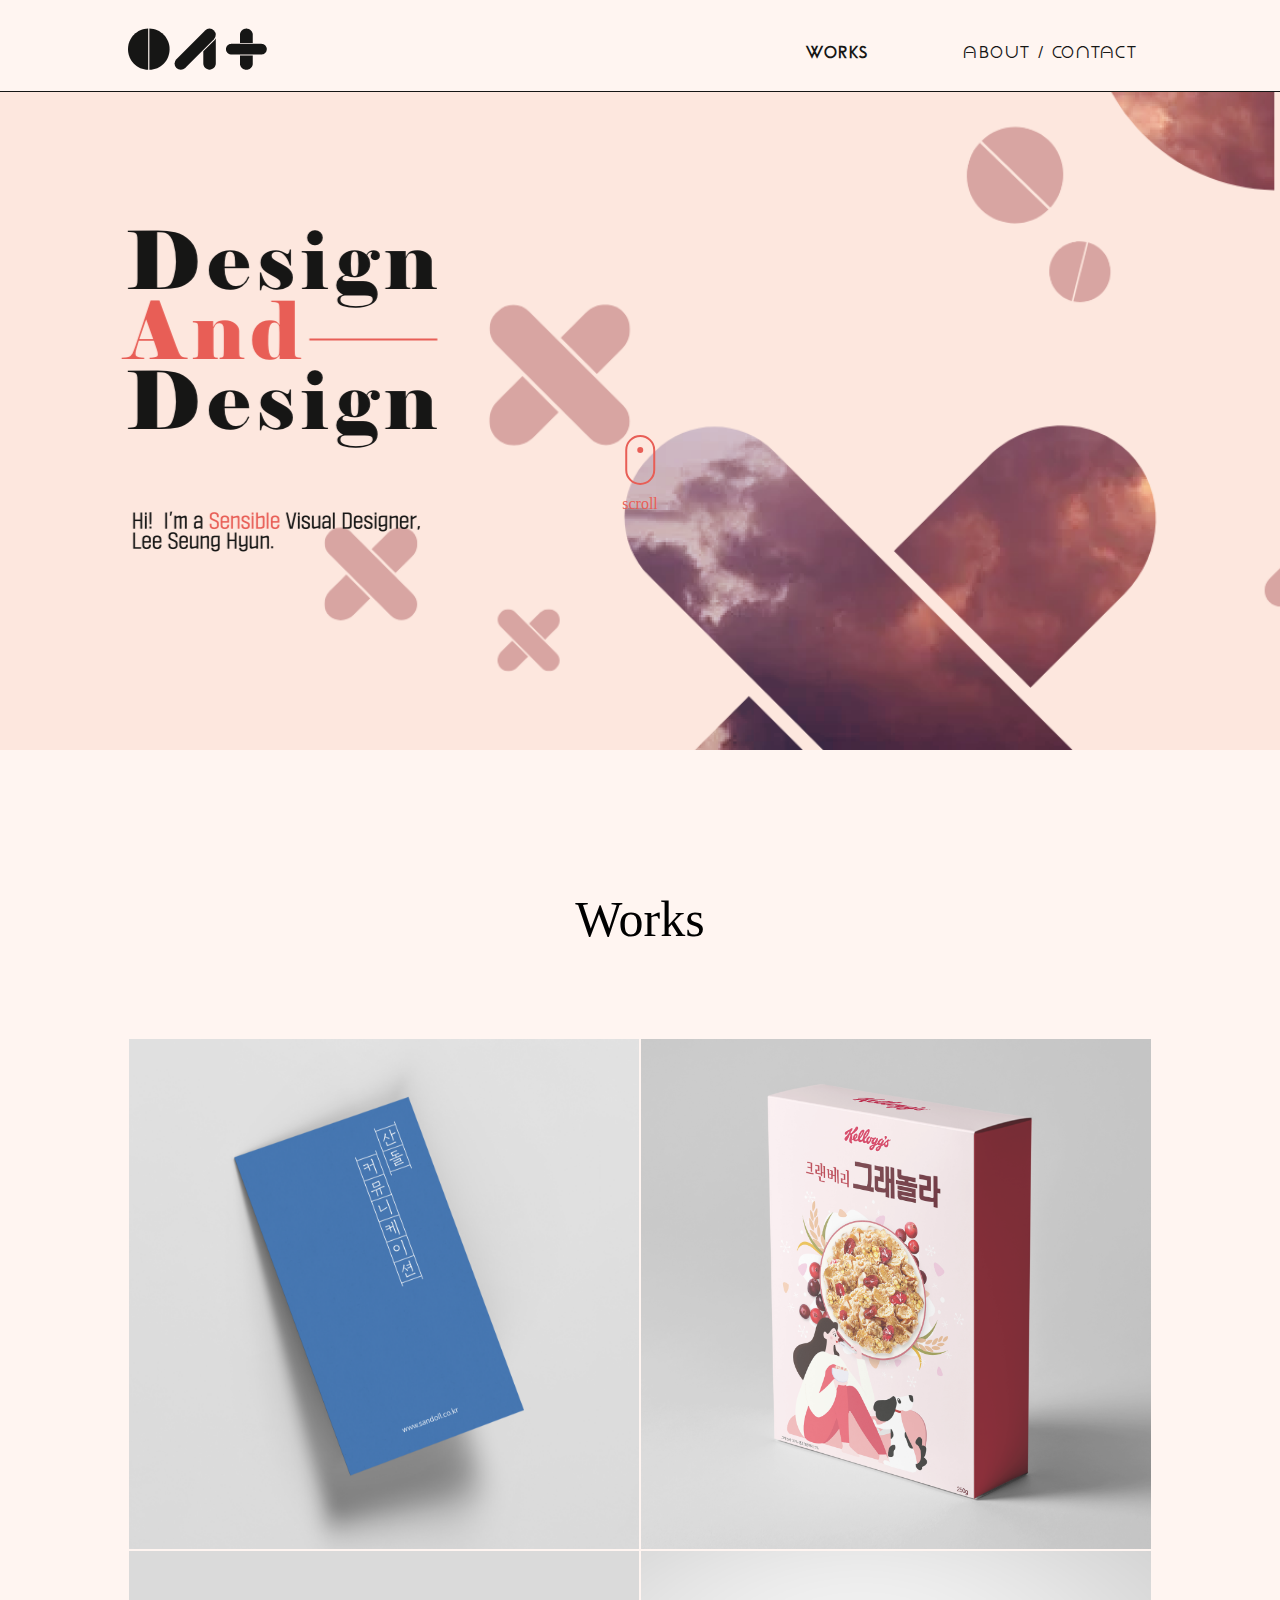
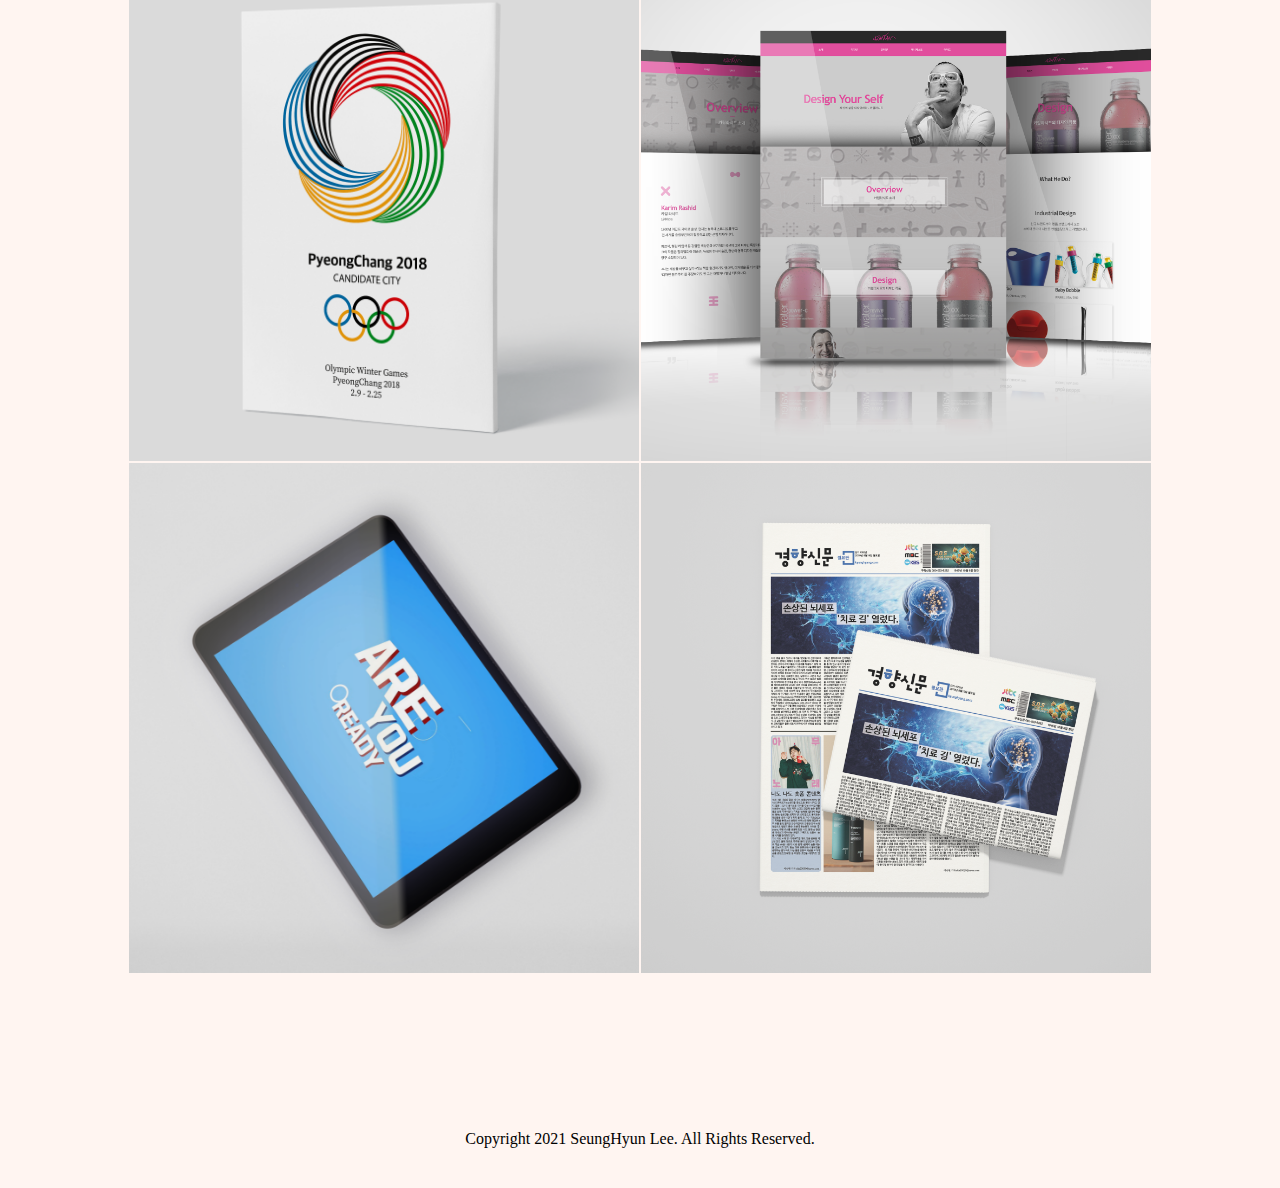
<file: index.html>
<!DOCTYPE html>
<html lang="ko" dir="ltr">
  <head>
    <meta charset="utf-8">
    <title>Seunghyun's Portfolio</title>
    <link rel="stylesheet" href="css/master.css">

<script>
$('a[href^="#"]').on("click",function(e){
e.preventDefault();
var target = $( $(this).attr("href") );

if(target.length){
  $("html, body").animate({ scrollTop: target.offset().top },400,"easeInOutQuad");
}
});
</script>


<link rel="shortcut icon" href="img/favicon.ico" type="image/x-icon">
<link rel="icon" href="img/favicon.ico" type="image/x-icon">


<meta property="og:type" content="website">
<meta property="og:url" content="https://seunghyunlee43.github.io/portfolio/">
<meta property="og:title" content="Seunghyun's Portfolio">
<meta property="og:image" content="https://seunghyunlee43.github.io/portfolio/img/open_img.png">
<meta property="og:description" content="Seunghyun's Portfolio">




  </head>
  <body>

      <header>
          <div class="wrapper">
            <div class="logo">
              <a href="index.html"><img src="img/logo.png" alt="logo"></a>
            </div>

            <nav>
                <ul class="menu">
                    <li><a href="index.html"><b>WORKS</b></a></li>
                    <li><a href="AC.html">ABOUT / CONTACT</a></li>
                </ul>
            </nav>


          </div>

      </header>








      <section>
        <div class="bg bg1">
          <span class="tit1"><img src="img/main_02.png" alt=""></span>

          </div>


          <div id="section9">
              <div class="container">

                <a href="#section1" class="scroll">scroll<span></span></a>
              </div>
            </div>





      </section>



      <div class="contents" id="section1">

        <div class="box1">
          <div class="works_t">
            Works
          </div>
          <ul>
            <li>
              <a href="sub01.html">
                <div class="screen">
                  <div class="bottom">
                    Card
                  </div>
                  <img src="img/con_01.png" alt="1">
                </div>
              </a>
            </li>

            <li>
              <a href="sub02.html">
                <div class="screen">
                  <div class="bottom">
                    Package
                  </div>
                  <img src="img/con_02.png" alt="1">
                </div>
              </a>
            </li>

          </ul>

          <ul>
            <li>
              <a href="sub03.html">
                <div class="screen">
                  <div class="bottom">
                    Poster
                  </div>
                  <img src="img/con_03.png" alt="1">
                </div>
              </a>
            </li>

            <li>
              <a href="sub04.html">
                <div class="screen">
                  <div class="bottom">
                    Web Design
                  </div>
                  <img src="img/con_04.png" alt="1">
                </div>
              </a>
            </li>

          </ul>

          <ul>
            <li>
              <a href="sub05.html">
                <div class="screen">
                  <div class="bottom">
                    Motion Graphic
                  </div>
                  <img src="img/con_05.png" alt="1">
                </div>
              </a>
            </li>

            <li>
              <a href="sub06.html">
                <div class="screen">
                  <div class="bottom">
                    News Paper
                  </div>
                  <img src="img/con_06.png" alt="1">
                </div>
              </a>
            </li>

          </ul>


</div>





      <div class="footer">
          Copyright 2021 SeungHyun Lee. All Rights Reserved.
      </div>







  </body>
</html>
</file>
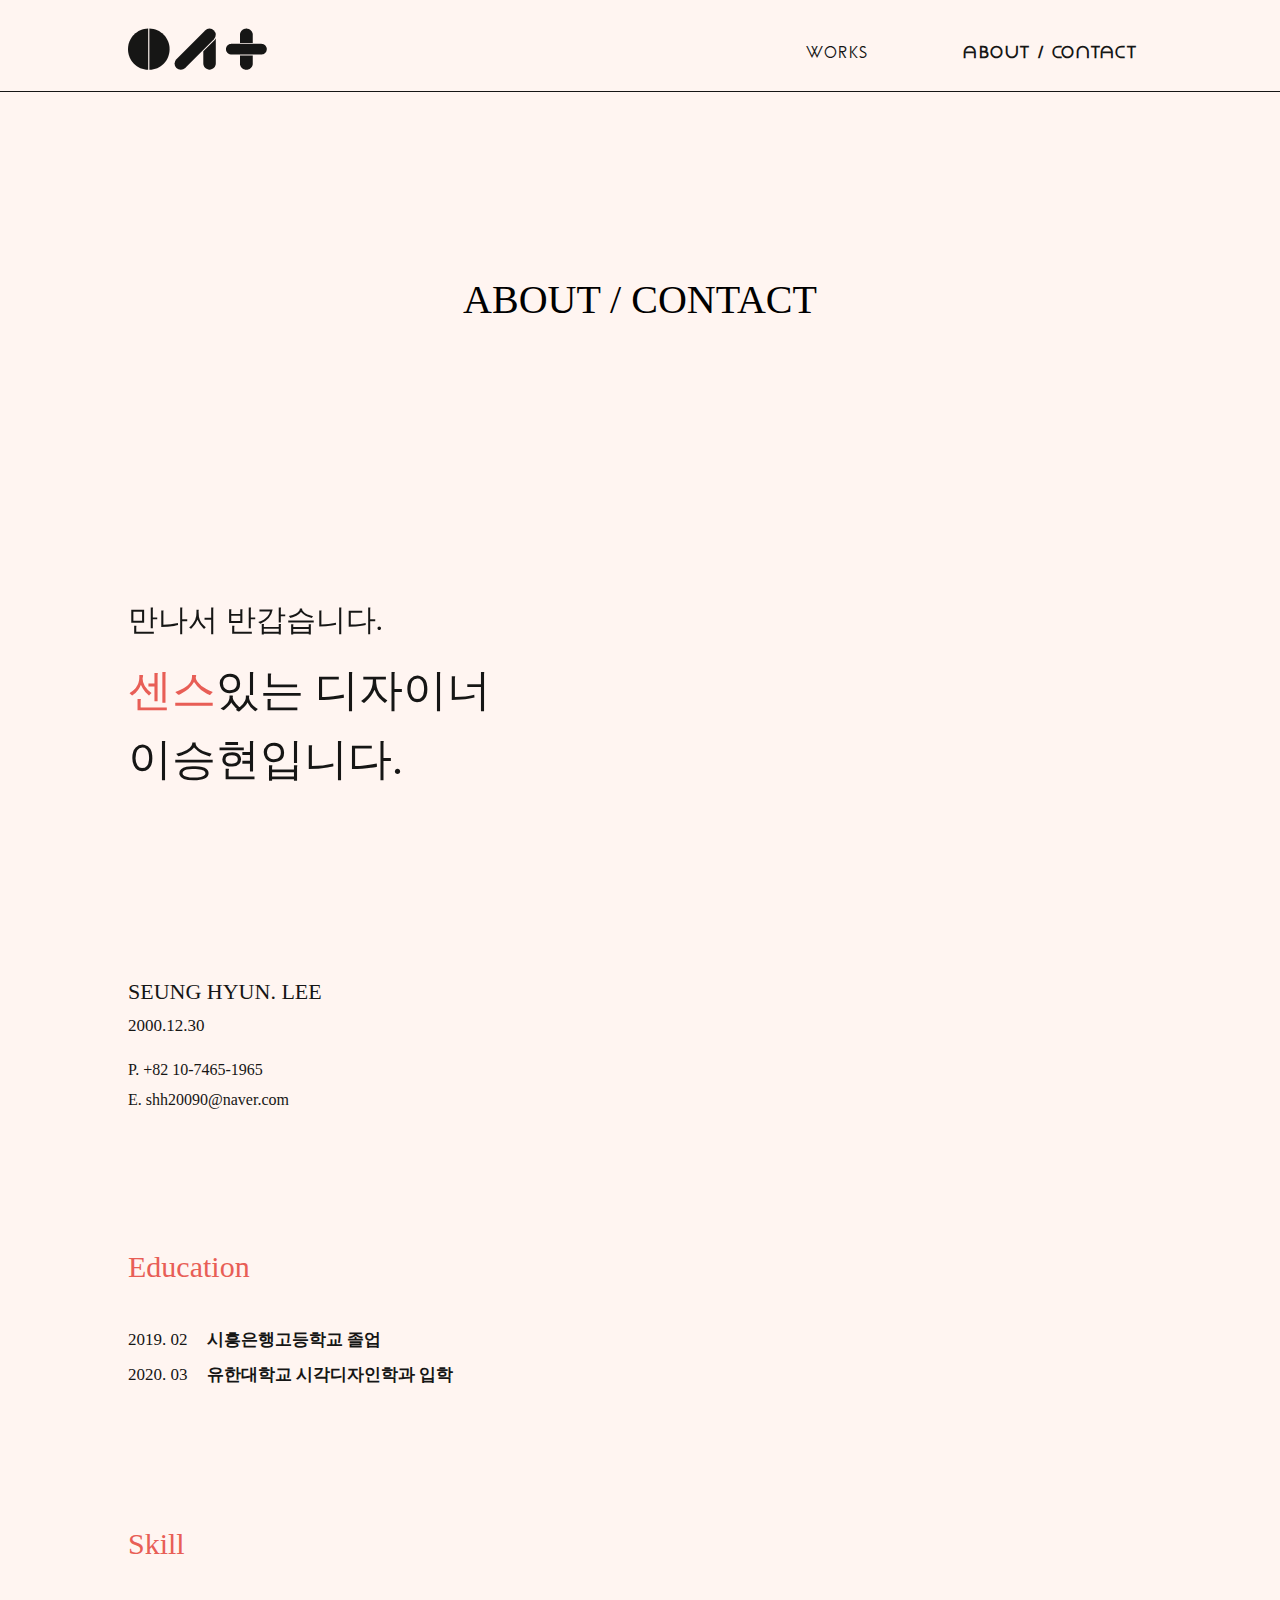
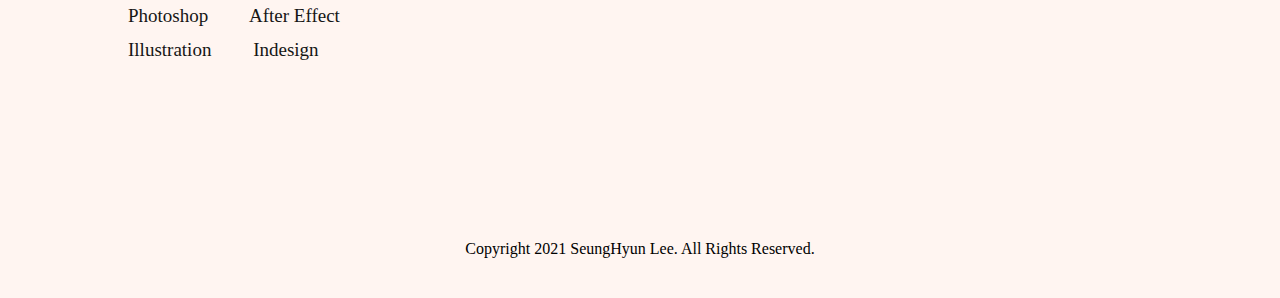
<file: AC.html>
<!DOCTYPE html>
<html lang="ko" dir="ltr">
  <head>
    <meta charset="utf-8">
    <title>Seunghyun's Portfolio</title>
    <link rel="stylesheet" href="css/master.css">
    <link rel="stylesheet" href="https://unpkg.com/aos@next/dist/aos.css" />
    <script src="https://unpkg.com/aos@next/dist/aos.js"></script>
  </head>
  <body>
    <script src="https://unpkg.com/aos@next/dist/aos.js"></script>
    <script>
      AOS.init();
    </script>

      <header>
          <div class="wrapper">
            <div class="logo">
              <a href="index.html"><img src="img/logo.png" alt="logo"></a>
            </div>

            <nav>
                <ul class="menu">
                    <li><a href="index.html">WORKS</a></li>
                    <li><a href="AC.html"><b>ABOUT / CONTACT</b></a></li>
                </ul>
            </nav>


          </div>

      </header>


      <div id="sub_contents_wrap">
          <div id="sub_contents">
              <h1 class="sub_title">ABOUT / CONTACT</h1>
                <div class="contents_ac">
                  <div class="pp_01">
                    <div data-aos="fade-up"  data-aos-duration="2000">
                    <div class="pp1">
                      <p>만나서 반갑습니다.</p>
                    </div>
                    <div class="pp2">
                    <p><h>센스</h>있는 디자이너</p>
                    </div>
                    <div class="pp3">
                    <p>이승현입니다.</p>
                    </div>
                  </div>
                  </div>

                  <div class="pp_02">

                    <div class="pp4">
                      <p>SEUNG HYUN. LEE</p>
                    </div>
                    <div class="pp5">
                    <p>2000.12.30</p>
                    </div>
                    <div class="pp6">
                    <p>P. +82 10-7465-1965</p>
                    </div>
                    <div class="pp7">
                    <p>E. shh20090@naver.com</p>
                    </div>

                  </div>


                  <div class="pp_03">

                    <div class="pp8">
                      <p>Education</p>
                    </div>
                    <div class="pp9">
                    <p><h>2019. 02</h> 시흥은행고등학교 졸업</p>
                    </div>
                    <div class="pp10">
                    <p><h>2020. 03</h> 유한대학교 시각디자인학과 입학</p>
                    </div>

                  </div>


                  <div class="pp_04">

                    <div class="pp11">
                      <p>Skill</p>
                    </div>
                    <div class="pp12">
                    <p><h>Photoshop</h> After Effect</p>
                    </div>
                    <div class="pp13">
                    <p><h>Illustration</h> Indesign</p>
                    </div>

                  </div>





                </div>
          </div>
      </div>



      <div class="footer">
          Copyright 2021 SeungHyun Lee. All Rights Reserved.
      </div>







  </body>
</html>
</file>
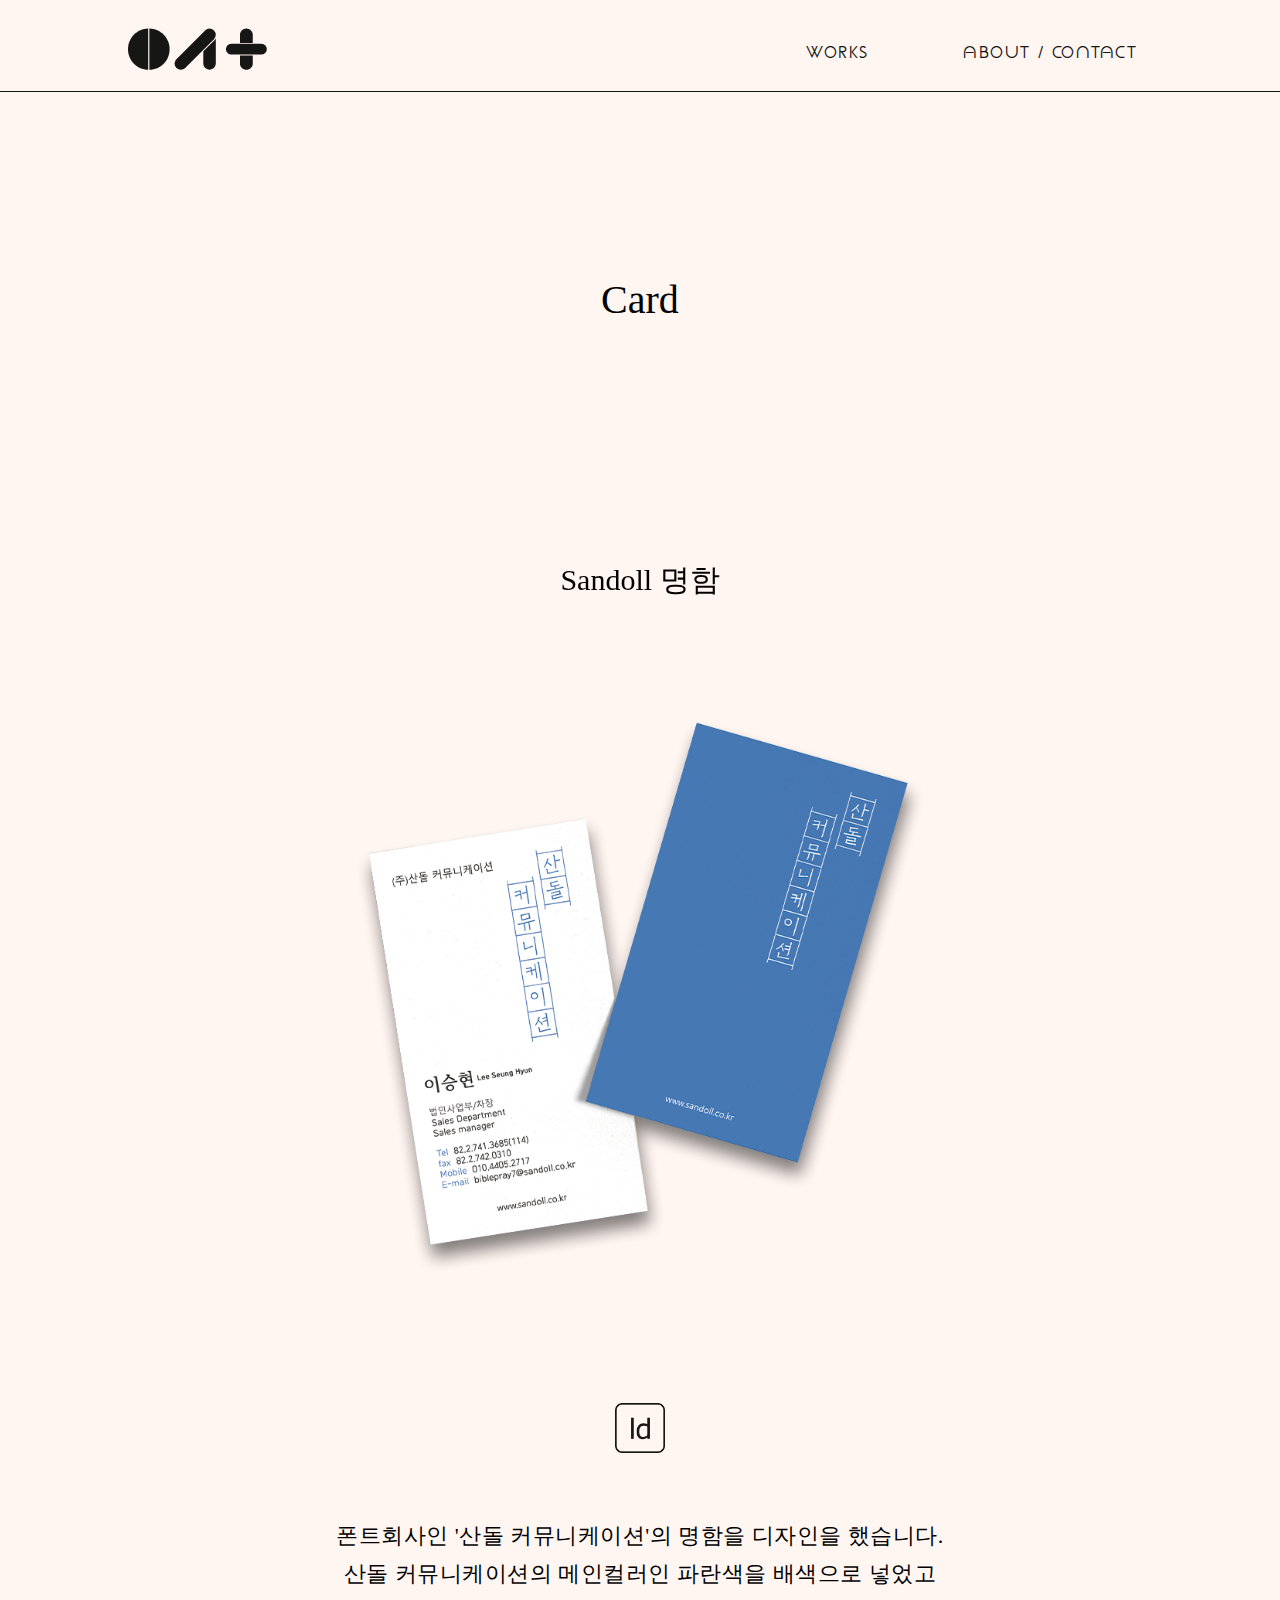
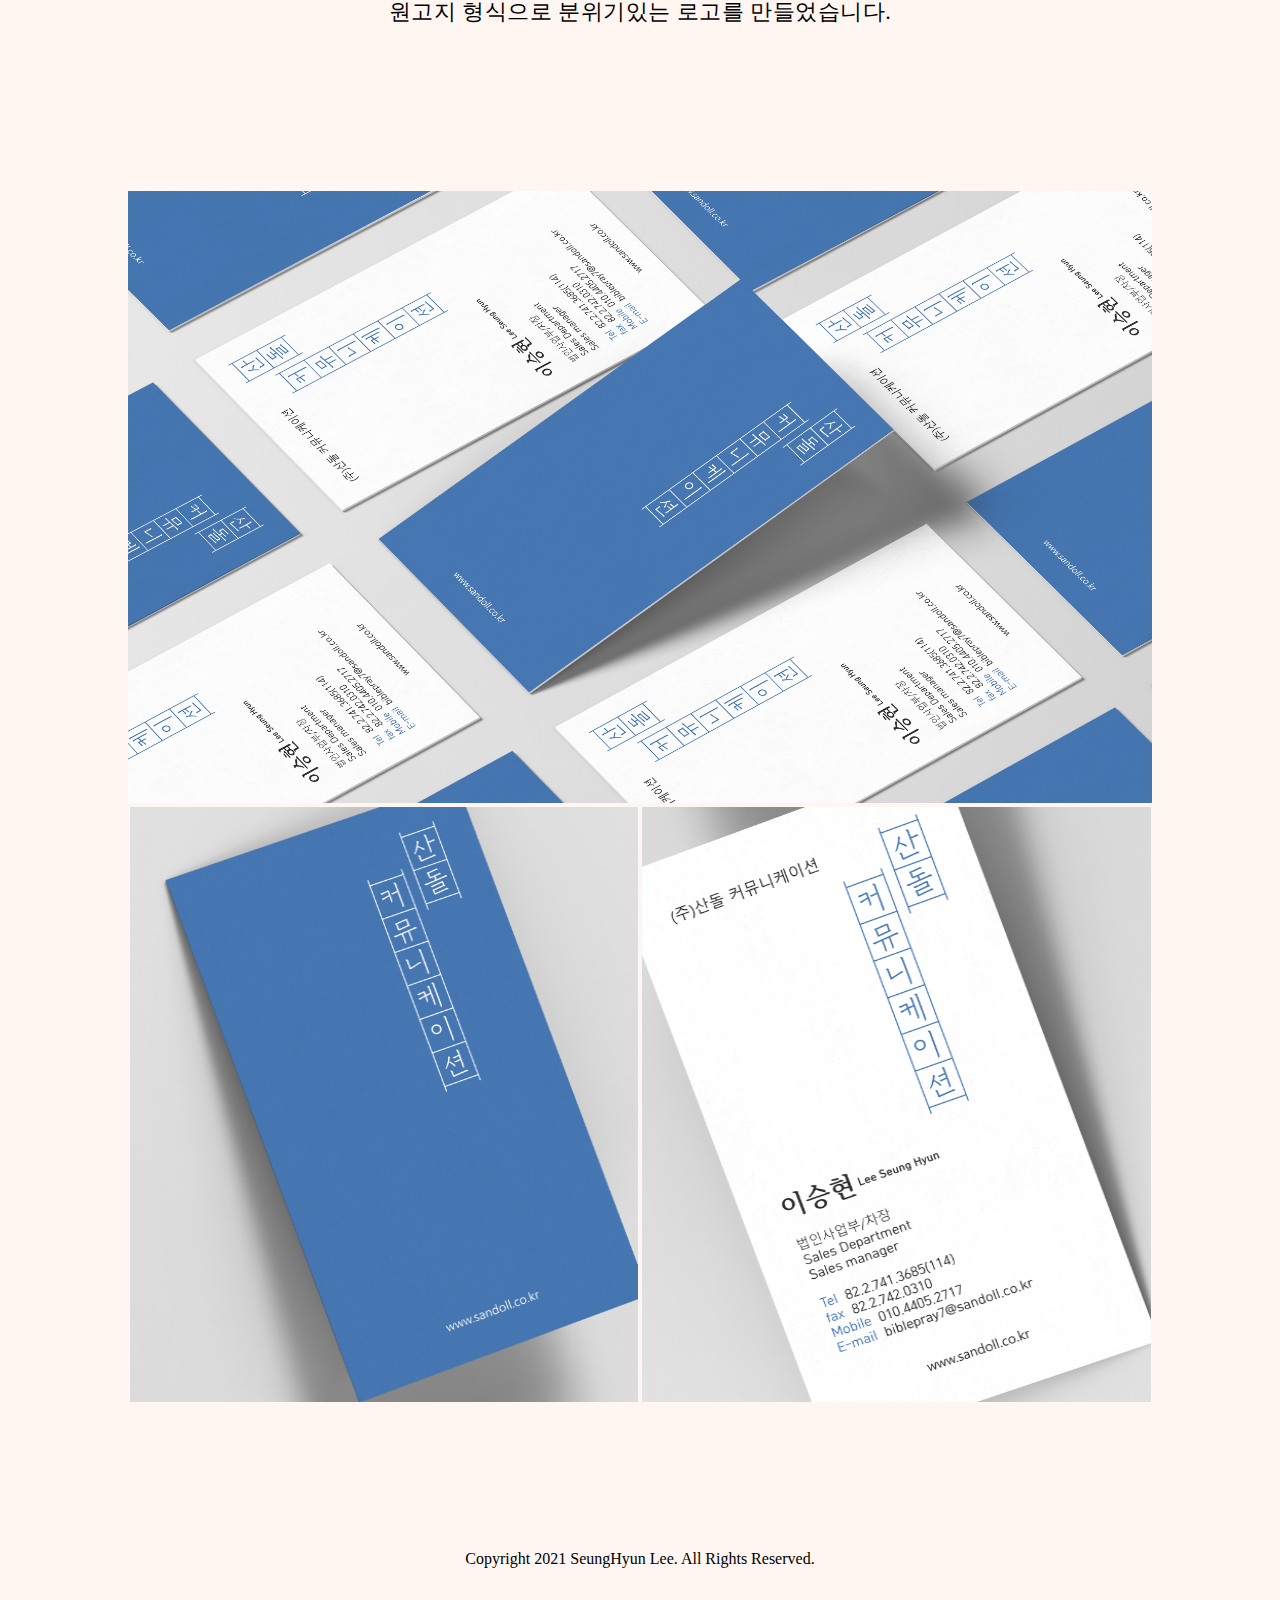
<file: sub01.html>
<!DOCTYPE html>
<html lang="ko" dir="ltr">
  <head>
    <meta charset="utf-8">
    <title>Seunghyun's Portfolio</title>
    <link rel="stylesheet" href="css/master.css">
    <link rel="stylesheet" href="https://unpkg.com/aos@next/dist/aos.css" />
    <script src="https://unpkg.com/aos@next/dist/aos.js"></script>
  </head>
  <body>
    <script src="https://unpkg.com/aos@next/dist/aos.js"></script>
    <script>
      AOS.init();
    </script>


      <header>
          <div class="wrapper">
            <div class="logo">
              <a href="index.html"><img src="img/logo.png" alt="logo"></a>
            </div>

            <nav>
                <ul class="menu">
                    <li><a href="index.html">WORKS</a></li>
                    <li><a href="AC.html">ABOUT / CONTACT</a></li>
                </ul>
            </nav>


          </div>

      </header>


      <div id="sub_contents_wrap">
          <div id="sub_contents">
              <h1 class="sub_title">Card</h1>
              <div class="contents01">
                <div class="top">
                  <div data-aos="fade-up"  data-aos-duration="2000">

                  <p>Sandoll 명함</p>
                  <img src="img/cardtop01.png" alt="cardtop">

                  </div>

                  <div class="icon"><img src="img/iconid.png" width="50px" height="50px" alt="ID"></div>

                  <div class="explain">
                    <p>폰트회사인 '산돌 커뮤니케이션'의 명함을 디자인을 했습니다.<br>산돌 커뮤니케이션의 메인컬러인 파란색을 배색으로 넣었고
                      <br>원고지 형식으로 분위기있는 로고를 만들었습니다.</p>
                  </div>

                  <div class="card_wrap">
                  <img src="img/card01.png" alt="card01">
                  <img src="img/card02.png" alt="card02"width="508.5px" height="595px">
                  <img src="img/card03.png" alt="card03" width="508.5px" height="595px">
                </div>
              </div>

              </div>
          </div>
      </div>



      <div class="footer">
          Copyright 2021 SeungHyun Lee. All Rights Reserved.
      </div>







  </body>
</html>
</file>
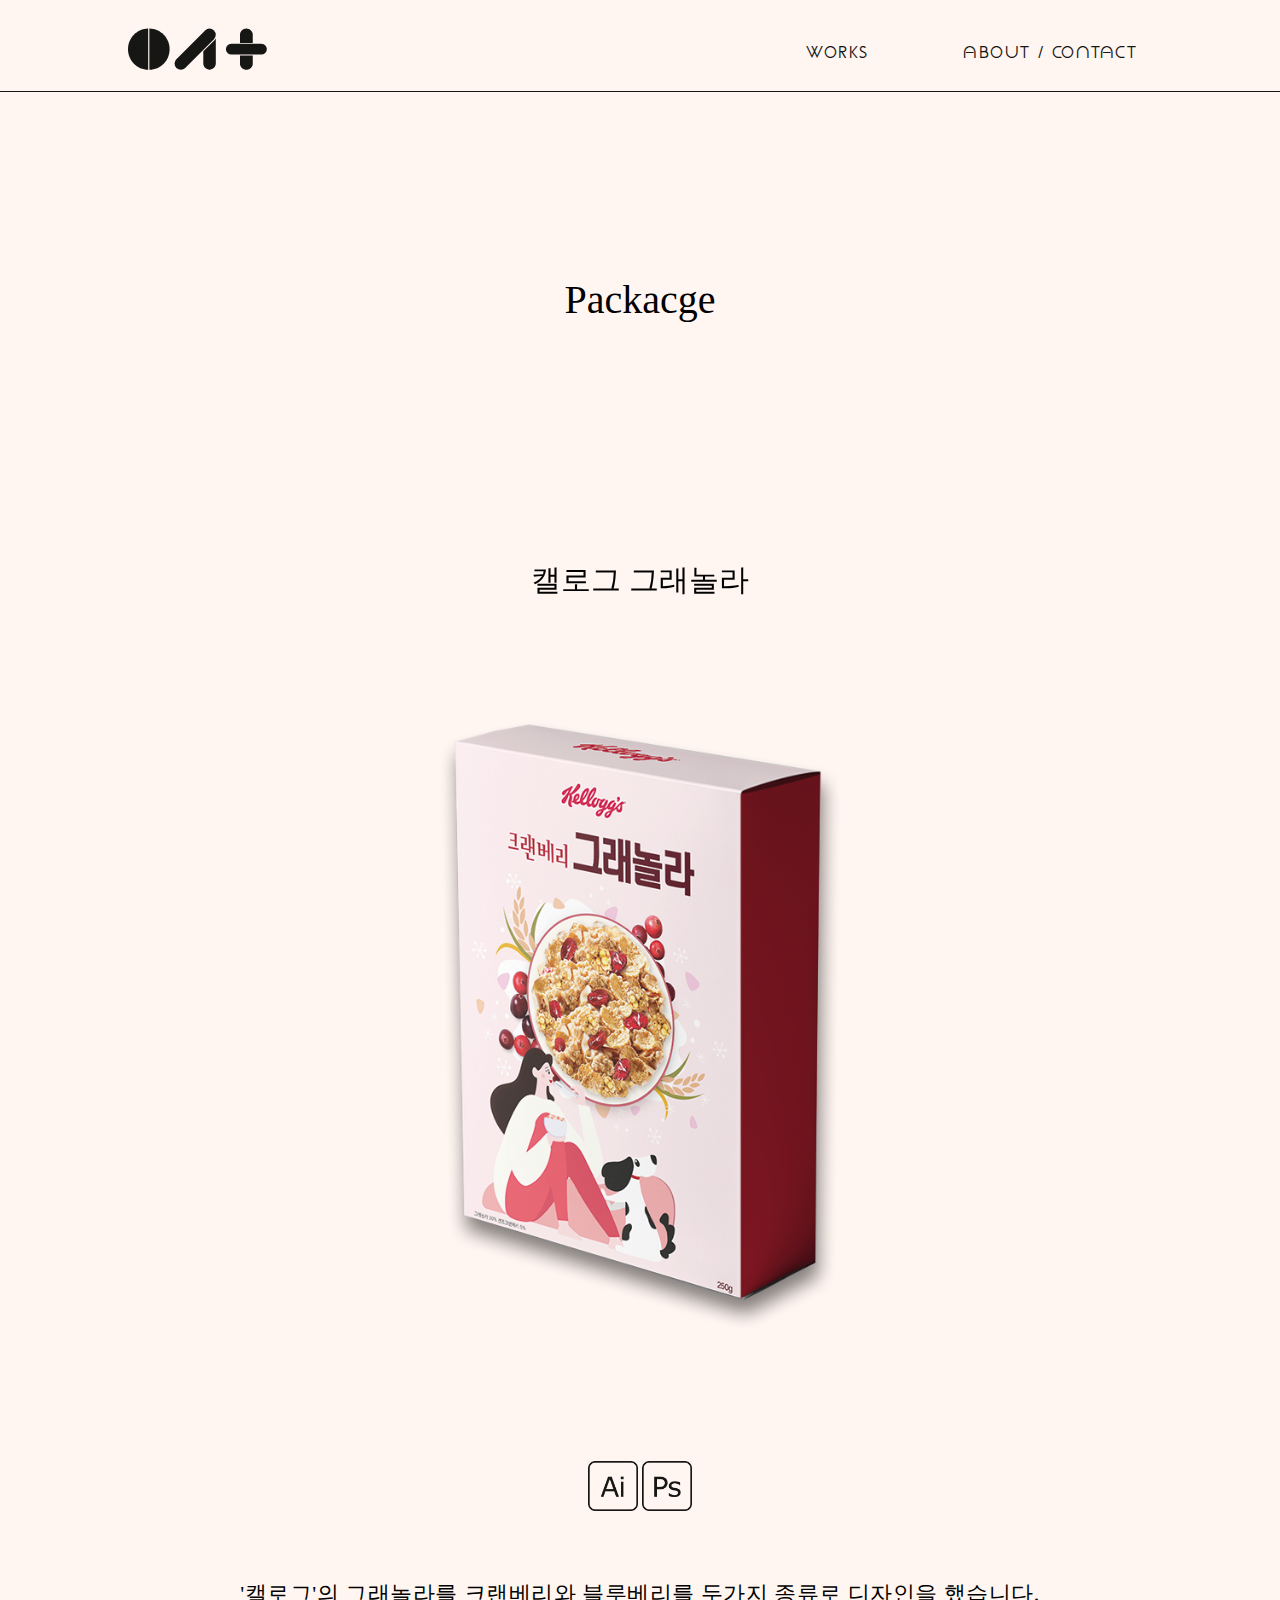
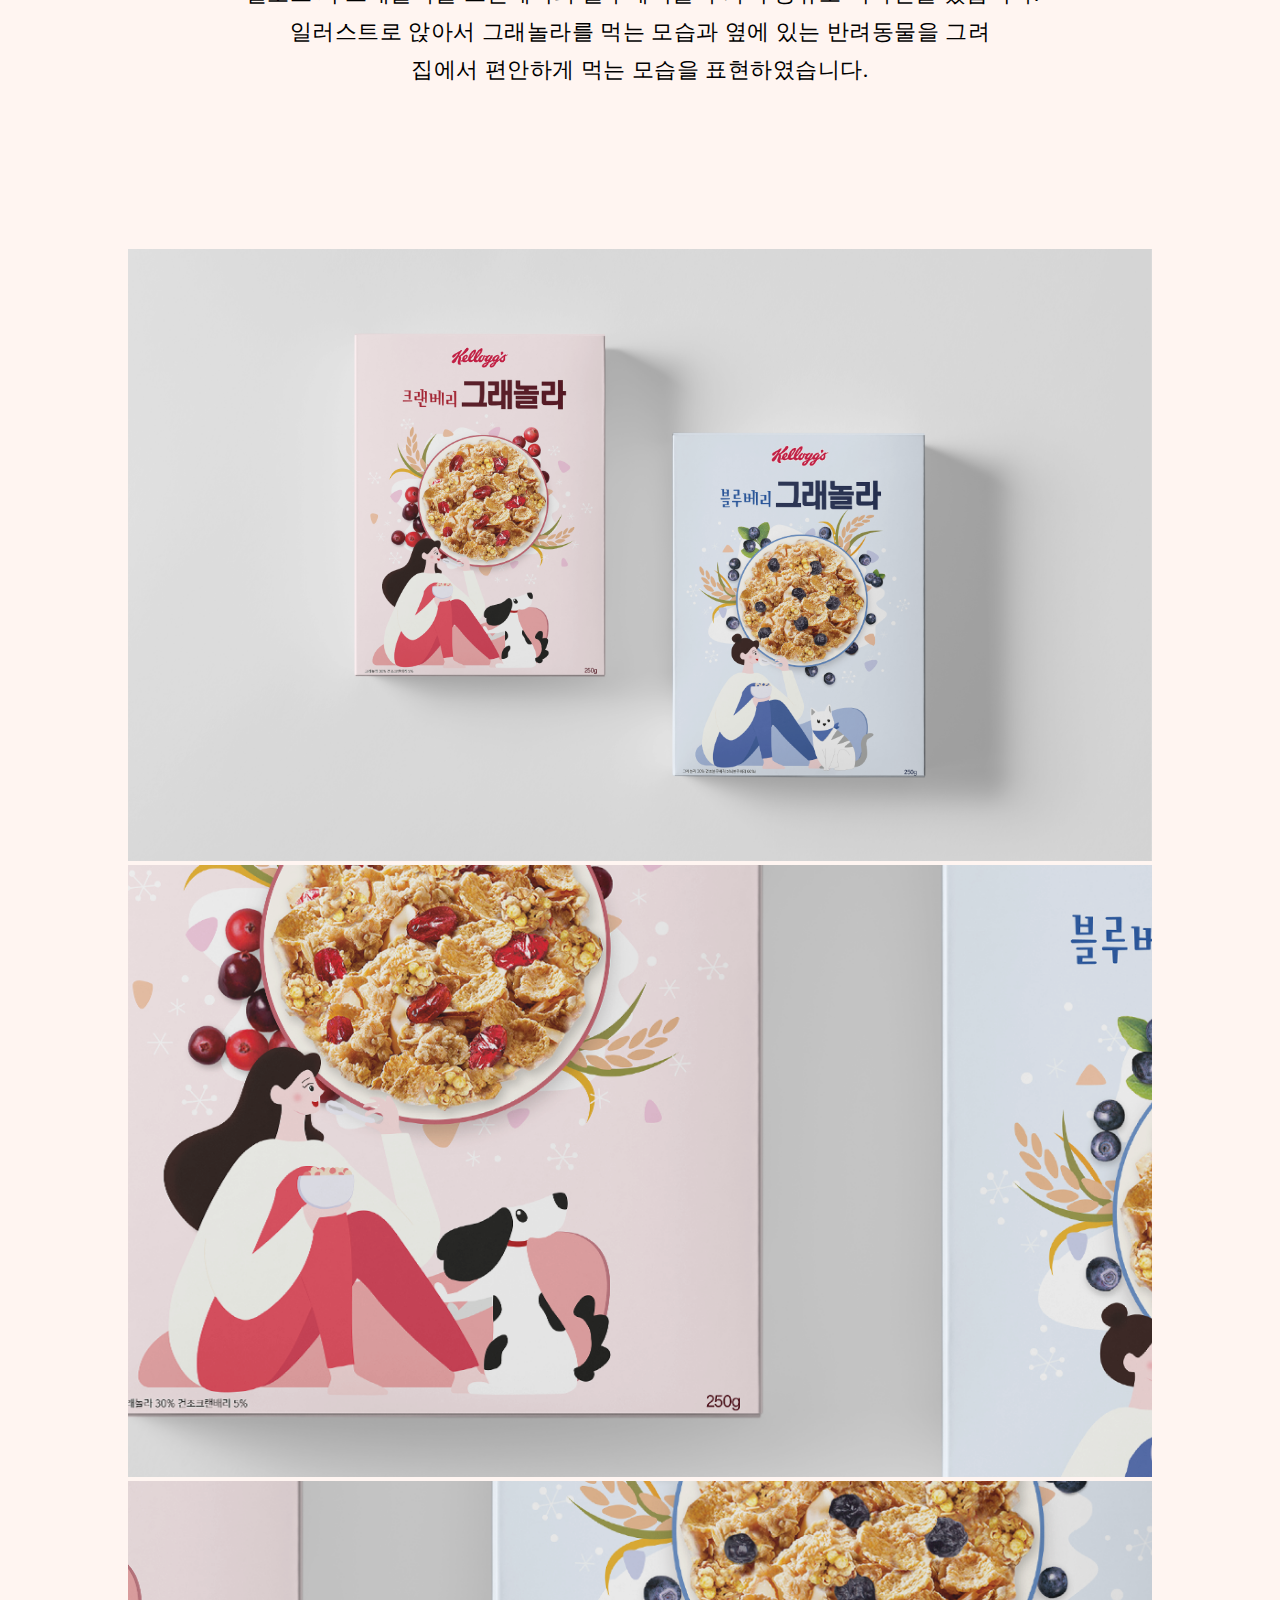
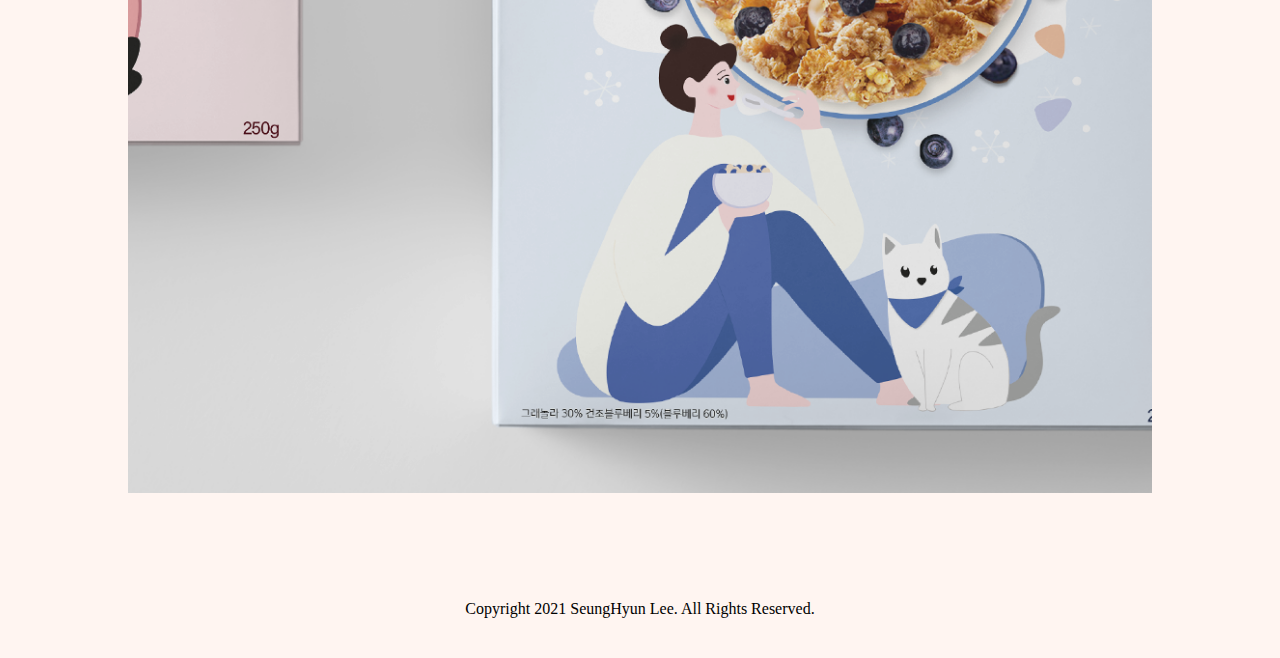
<file: sub02.html>
<!DOCTYPE html>
<html lang="ko" dir="ltr">
  <head>
    <meta charset="utf-8">
    <title>Seunghyun's Portfolio</title>
    <link rel="stylesheet" href="css/master.css">
    <link rel="stylesheet" href="https://unpkg.com/aos@next/dist/aos.css" />
    <script src="https://unpkg.com/aos@next/dist/aos.js"></script>
  </head>
  <body>
    <script src="https://unpkg.com/aos@next/dist/aos.js"></script>
    <script>
      AOS.init();
    </script>

      <header>
          <div class="wrapper">
            <div class="logo">
              <a href="index.html"><img src="img/logo.png" alt="logo"></a>
            </div>

            <nav>
                <ul class="menu">
                    <li><a href="index.html">WORKS</a></li>
                    <li><a href="AC.html">ABOUT / CONTACT</a></li>
                </ul>
            </nav>


          </div>

      </header>


      <div id="sub_contents_wrap">
          <div id="sub_contents">
              <div class="sub_title">Packacge</div>
              <div class="contents02">
                <div class="top">
                  <div data-aos="fade-up"  data-aos-duration="2000">
                  <p>캘로그 그래놀라</p>
                  <img src="img/packagetop01.png" alt="cardtop">
                  </div>
                  <div class="icon"><img src="img/iconai.png" width="50px" height="50px" alt="ID">
                                    <img src="img/iconps.png" width="50px" height="50px" alt="ID">
                  </div>

                  <div class="explain">
                    <p>'캘로그'의 그래놀라를 크랜베리와 블루베리를 두가지 종류로 디자인을 했습니다.
                      <br>일러스트로 앉아서 그래놀라를 먹는 모습과 옆에 있는 반려동물을 그려<br>
                      집에서 편안하게 먹는 모습을 표현하였습니다.
                  </div>

                  <div class="card_wrap">
                  <img src="img/package01.png" alt="card01">
                  <img src="img/package02.png" alt="card02">
                  <img src="img/package03.png" alt="card03">
                </div>
              </div>

              </div>
          </div>
      </div>



      <div class="footer">
          Copyright 2021 SeungHyun Lee. All Rights Reserved.
      </div>







  </body>
</html>
</file>
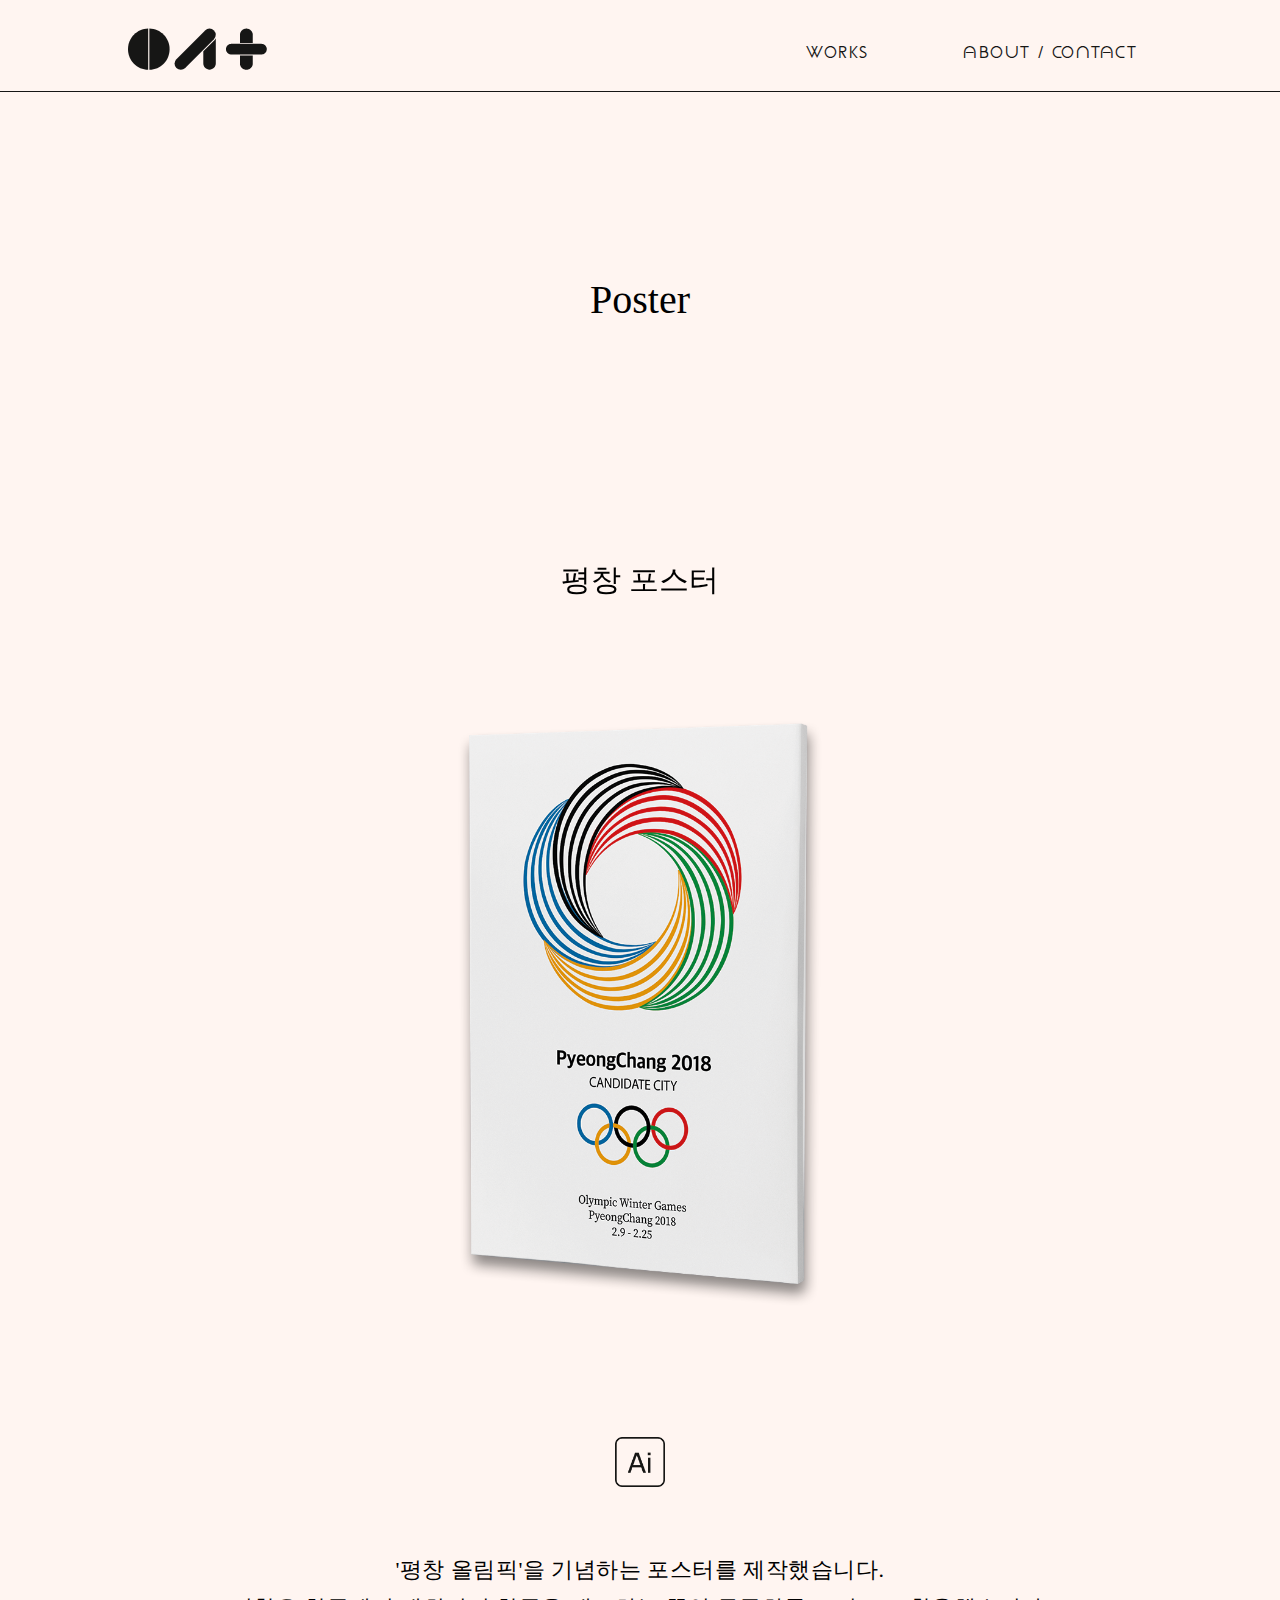
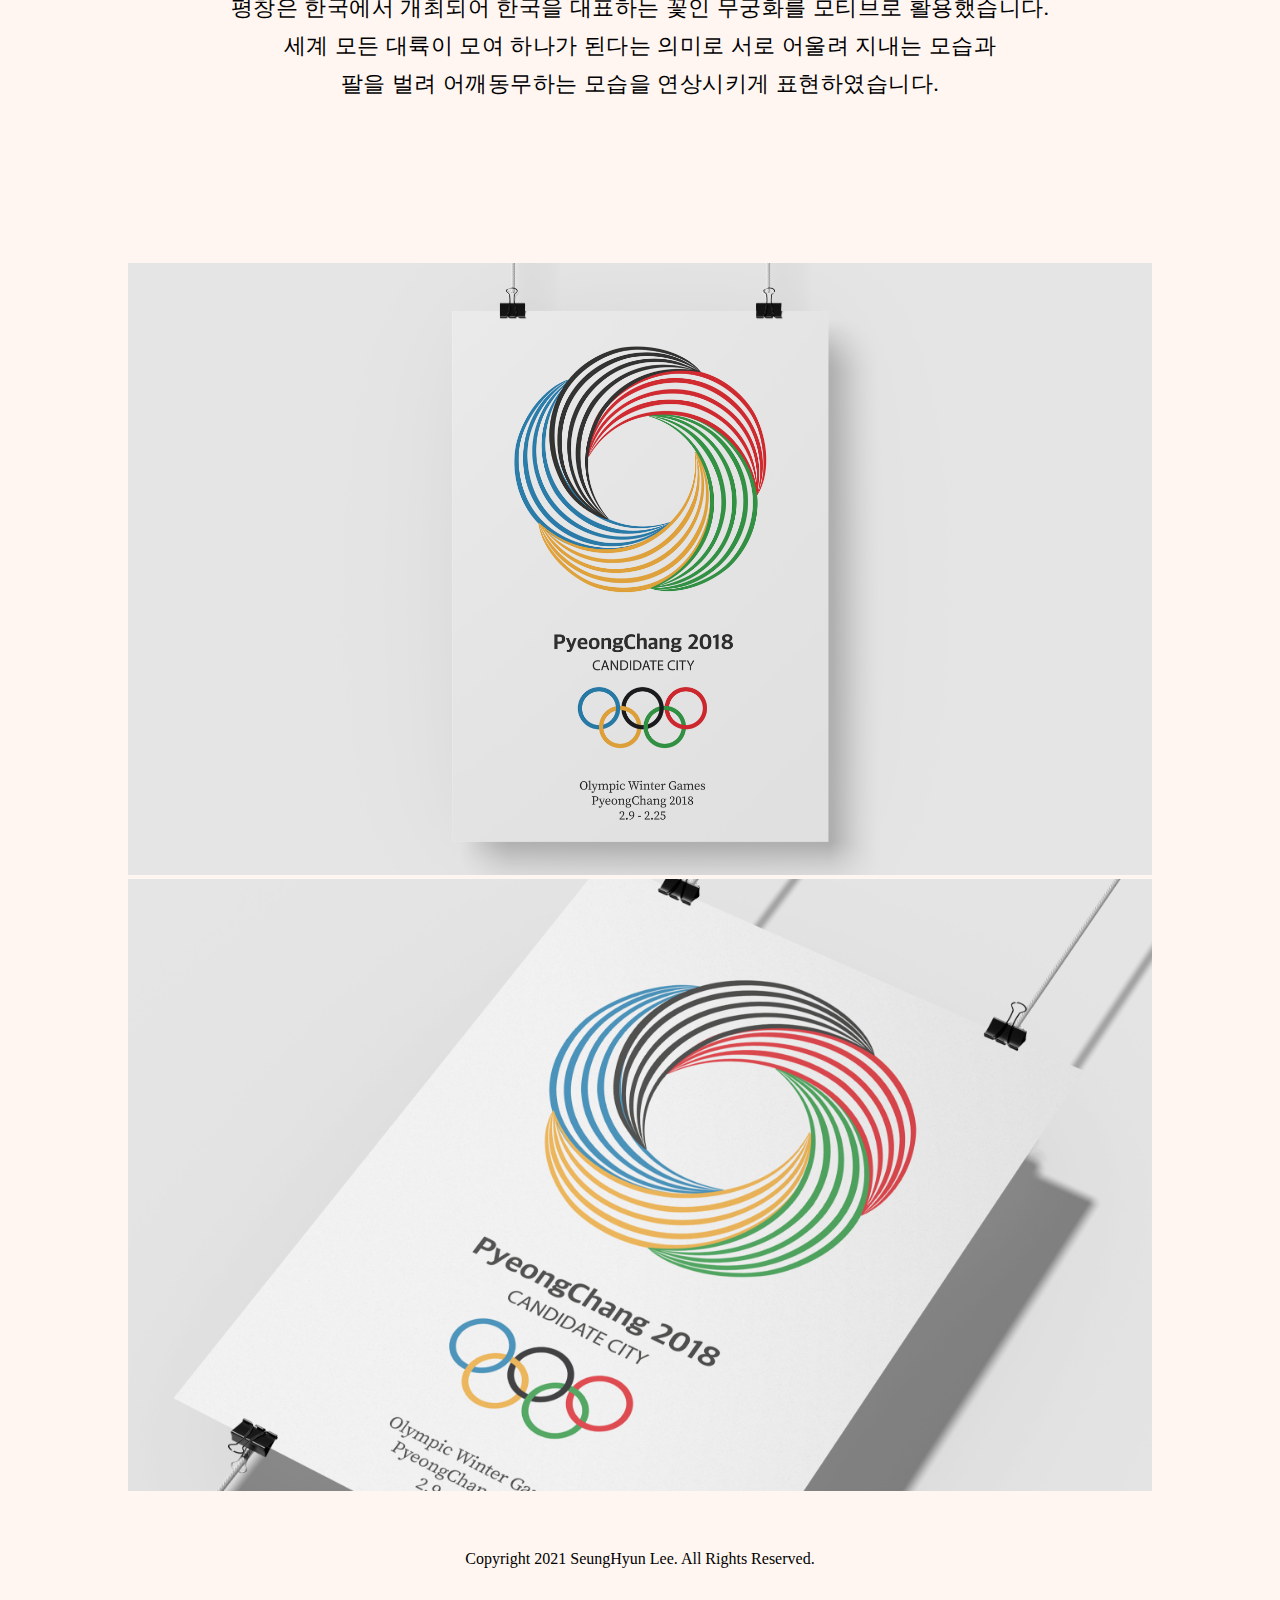
<file: sub03.html>
<!DOCTYPE html>
<html lang="ko" dir="ltr">
  <head>
    <meta charset="utf-8">
    <title>Seunghyun's Portfolio</title>
    <link rel="stylesheet" href="css/master.css">
    <link rel="stylesheet" href="https://unpkg.com/aos@next/dist/aos.css" />
    <script src="https://unpkg.com/aos@next/dist/aos.js"></script>
  </head>
  <body>
    <script src="https://unpkg.com/aos@next/dist/aos.js"></script>
    <script>
      AOS.init();
    </script>

      <header>
          <div class="wrapper">
            <div class="logo">
              <a href="index.html"><img src="img/logo.png" alt="logo"></a>
            </div>

            <nav>
                <ul class="menu">
                    <li><a href="index.html">WORKS</a></li>
                    <li><a href="AC.html">ABOUT / CONTACT</a></li>
                </ul>
            </nav>


          </div>

      </header>


      <div id="sub_contents_wrap">
          <div id="sub_contents">
              <h1 class="sub_title">Poster</h1>
              <div class="contents03">
                <div class="top">
                  <div data-aos="fade-up"  data-aos-duration="2000">
                  <p>평창 포스터</p>
                  <img src="img/postertop01.png" alt="postertop01">
                  </div>
                  <div class="icon"><img src="img/iconai.png" width="50px" height="50px" alt="ID">
                  </div>

                  <div class="explain">
                    <p>'평창 올림픽'을 기념하는 포스터를 제작했습니다.<br>
                      평창은 한국에서 개최되어 한국을 대표하는 꽃인 무궁화를 모티브로 활용했습니다.
                      <br>세계 모든 대륙이 모여 하나가 된다는 의미로 서로 어울려 지내는 모습과
                      <br>팔을 벌려 어깨동무하는 모습을 연상시키게 표현하였습니다.</p>
                  </div>

                  <div class="card_wrap">
                  <img src="img/poster01.png" alt="card01">
                  <img src="img/poster02.png" alt="card02">

                </div>
              </div>

              </div>
          </div>
      </div>



      <div class="footer">
          Copyright 2021 SeungHyun Lee. All Rights Reserved.
      </div>







  </body>
</html>
</file>
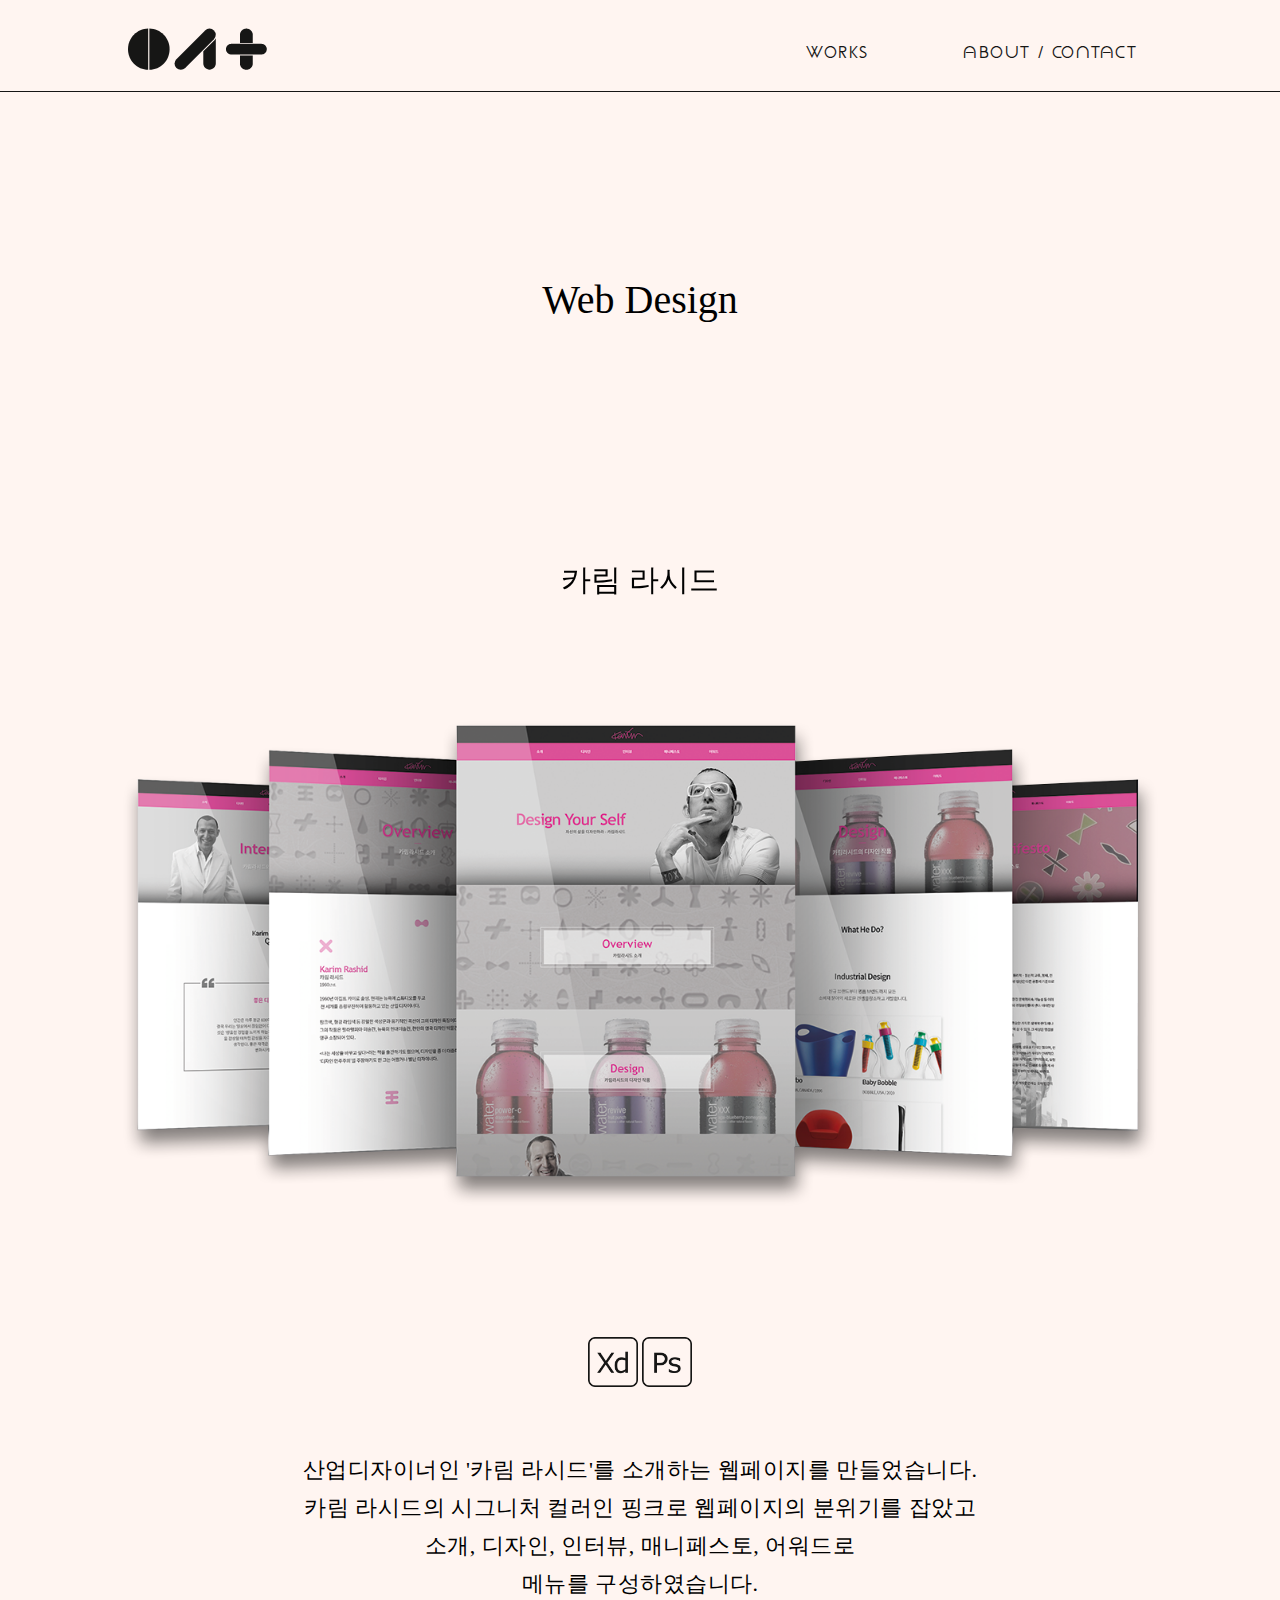
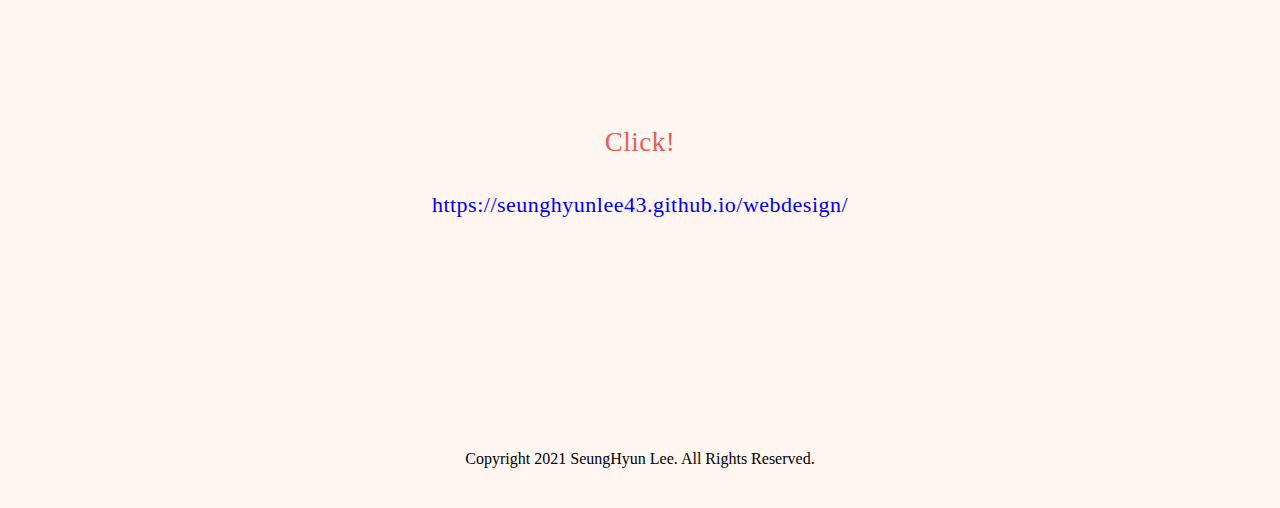
<file: sub04.html>
<!DOCTYPE html>
<html lang="ko" dir="ltr">
  <head>
    <meta charset="utf-8">
    <title>Seunghyun's Portfolio</title>
    <link rel="stylesheet" href="css/master.css">
    <link rel="stylesheet" href="https://unpkg.com/aos@next/dist/aos.css" />
    <script src="https://unpkg.com/aos@next/dist/aos.js"></script>
  </head>
  <body>
    <script src="https://unpkg.com/aos@next/dist/aos.js"></script>
    <script>
      AOS.init();
    </script>

      <header>
          <div class="wrapper">
            <div class="logo">
              <a href="index.html"><img src="img/logo.png" alt="logo"></a>
            </div>

            <nav>
                <ul class="menu">
                    <li><a href="index.html">WORKS</a></li>
                    <li><a href="AC.html">ABOUT / CONTACT</a></li>
                </ul>
            </nav>


          </div>

      </header>


      <div id="sub_contents_wrap">
          <div id="sub_contents">
              <div class="sub_title">Web Design </div>
              <div class="contents04">
                <div class="top">
                  <div data-aos="fade-up"  data-aos-duration="2000">
                  <p>카림 라시드</p>
                <img src="img/webdesign01.png" alt="cardtop">
                </div>
                  <div class="icon"><img src="img/iconxd.png" width="50px" height="50px" alt="ID">
                                    <img src="img/iconps.png" width="50px" height="50px" alt="ID">
                  </div>

                  <div class="explain">
                    <p>산업디자이너인 '카림 라시드'를 소개하는 웹페이지를 만들었습니다.<br>
                      카림 라시드의 시그니처 컬러인 핑크로 웹페이지의 분위기를 잡았고<br>
                    소개, 디자인, 인터뷰, 매니페스토, 어워드로 <br>
                    메뉴를 구성하였습니다.</p>

                  <div class="explain02">
                    <p>Click!</p>
                    <div class="explain03">
                    <p><a href="https://seunghyunlee43.github.io/webdesign/"target="_blank">
                      https://seunghyunlee43.github.io/webdesign/</a></p>
                  </div>
                  </div>
                    </div>

              </div>

              </div>
          </div>
      </div>



      <div class="footer">
          Copyright 2021 SeungHyun Lee. All Rights Reserved.
      </div>







  </body>
</html>
</file>
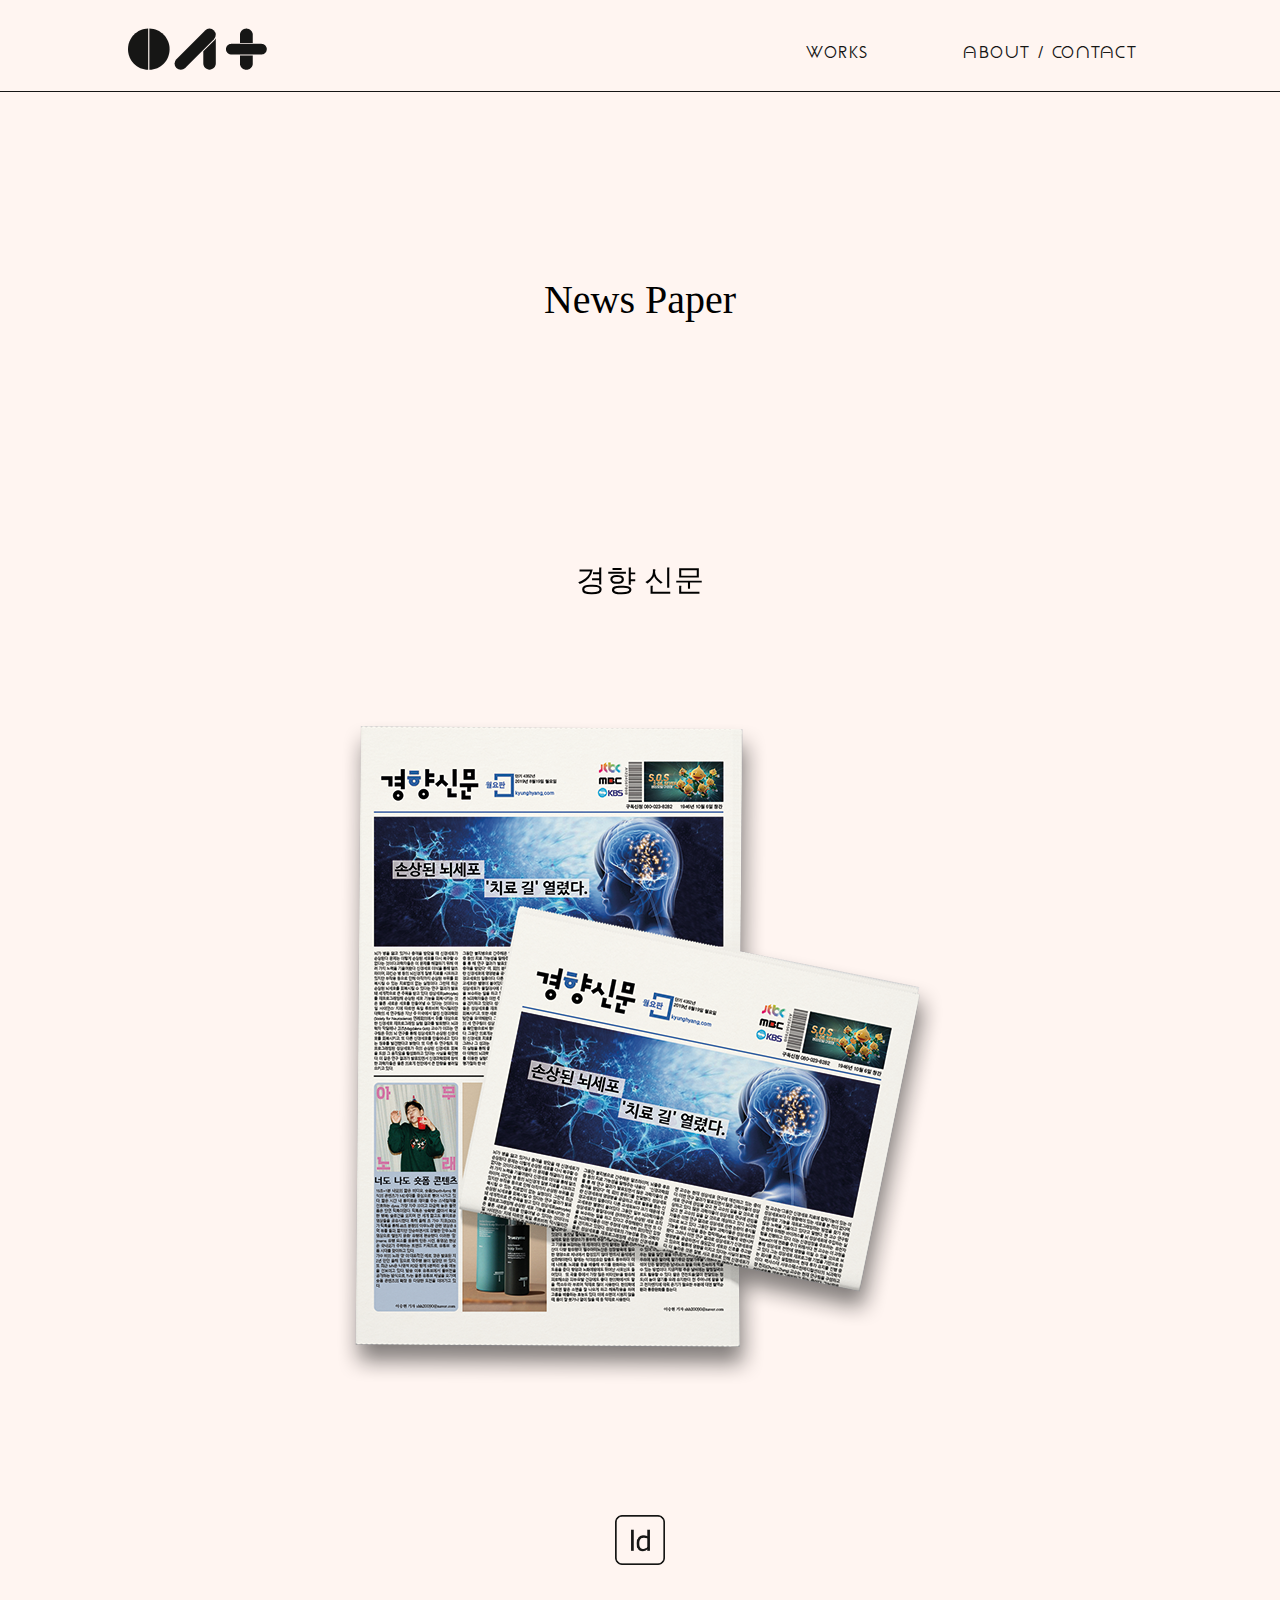
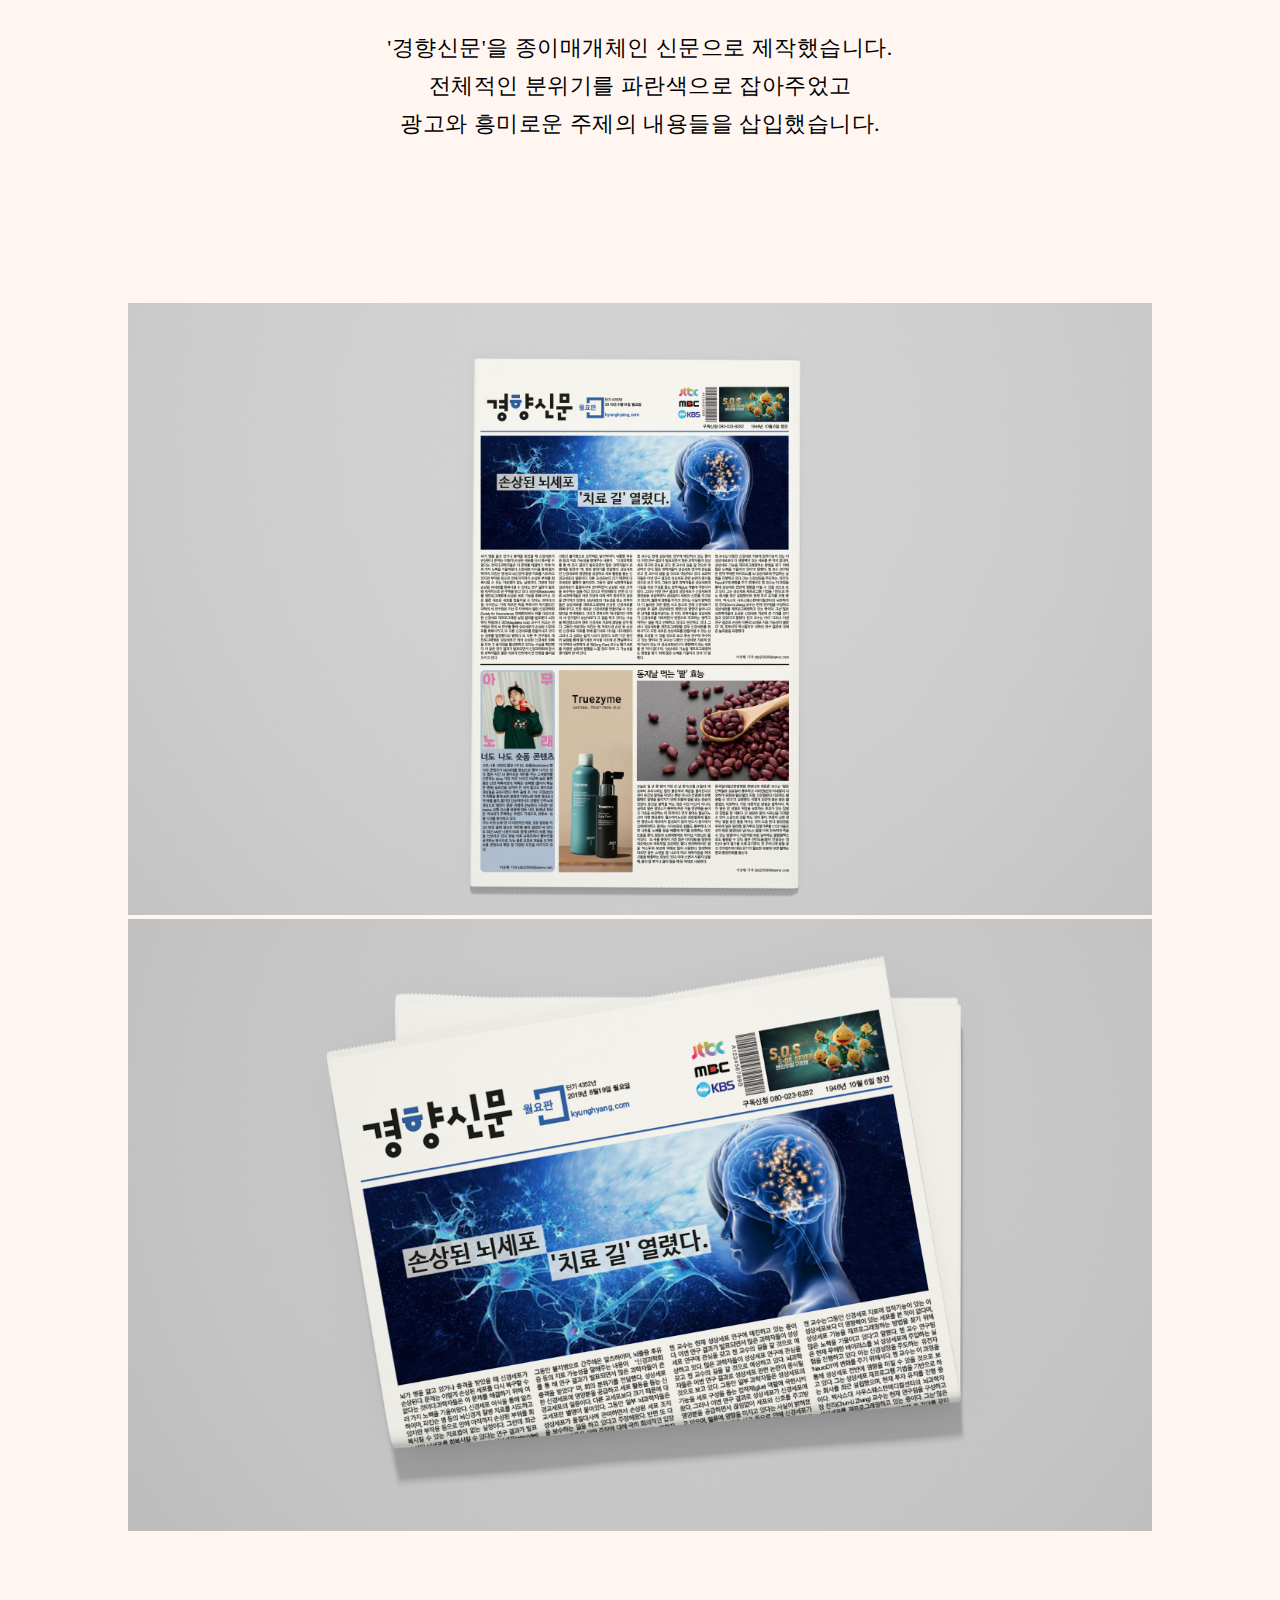
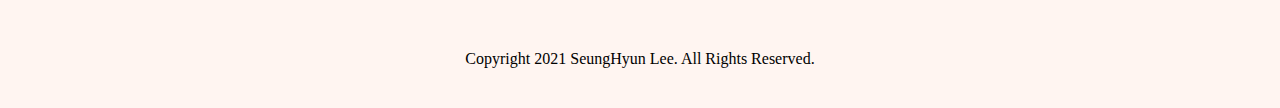
<file: sub06.html>
<!DOCTYPE html>
<html lang="ko" dir="ltr">
  <head>
    <meta charset="utf-8">
    <title>Seunghyun's Portfolio</title>
    <link rel="stylesheet" href="css/master.css">
    <link rel="stylesheet" href="https://unpkg.com/aos@next/dist/aos.css" />
    <script src="https://unpkg.com/aos@next/dist/aos.js"></script>
  </head>
  <body>
    <script src="https://unpkg.com/aos@next/dist/aos.js"></script>
    <script>
      AOS.init();
    </script>

      <header>
          <div class="wrapper">
            <div class="logo">
              <a href="index.html"><img src="img/logo.png" alt="logo"></a>
            </div>

            <nav>
                <ul class="menu">
                    <li><a href="index.html">WORKS</a></li>
                    <li><a href="AC.html">ABOUT / CONTACT</a></li>
                </ul>
            </nav>


          </div>

      </header>


      <div id="sub_contents_wrap">
          <div id="sub_contents">
              <h1 class="sub_title">News Paper</h1>
              <div class="contents06">
                <div class="top">
                    <div data-aos="fade-up"  data-aos-duration="2000">
                  <p>경향 신문</p>
                  <img src="img/newspapertop01.png" alt="postertop01">
                    </div>
                  <div class="icon"><img src="img/iconid.png" width="50px" height="50px" alt="ID">
                  </div>

                  <div class="explain">
                    <p>'경향신문'을 종이매개체인 신문으로 제작했습니다.<br>
                      전체적인 분위기를 파란색으로 잡아주었고<br>
                      광고와 흥미로운 주제의 내용들을 삽입했습니다.<br>
                    </p>
                  </div>

                  <div class="card_wrap">
                  <img src="img/newspaper01.png" alt="card01">
                  <img src="img/newspaper02.png" alt="card02">

                </div>
              </div>

              </div>
          </div>
      </div>



      <div class="footer">
          Copyright 2021 SeungHyun Lee. All Rights Reserved.
      </div>







  </body>
</html>
</file>
<file: css/master.css>
*{margin: 0;padding: 0;text-decoration: none;}
@font-face {
  src: url('../fonts/NeoGothisADFStd-Regular.otf')format('opentype');
  font-family: "NeoGothisADFStd-Regular"

}


/* index scroll */




/* header */
header{
  height: 91px;
  background-color: #FFF5F1;
  position: fixed;
  width: 100%;
  z-index: 9999;
  left: 0;
  border-bottom: 1px solid #161615
}

.logo{
  line-height: 120px;
  float: left;
  padding-top: 8px;

}

.menu{
  float: right;
  list-style: none;

}

.menu li {
  float: left;
    font-family: "NeoGothisADFStd-Regular";
    letter-spacing: 0.09em;

}
.menu a {
  line-height: 75px;
  color: #161615;
  padding: 15px;
  padding-left: 80px;
  display: block;
}

/* common */
.wrapper{
  width:1024px;
  margin: 0 auto;

}

.clearfix{
  content: '';
  display: block;
  clear: both;
}

/* main */
.bg{
  height: 750px;
  background-size: cover;
  background-position: center;}

.bg1{background-image: url('../img/main_01.png');

}










.tit1{
  position: relative;
  display: inline-block;
  border: 0px solid red;
  height: 252px;
  left: 33%;
  top: 45%;
  transform: translateX(-95%)
  translateY(-50%);}


/* contents */

.contents{
  width: 100%;
  background-color: #FFF5F1;
  text-align: center;
  height: 1950px;
}


.box1{
  margin-top: 140px;
  display: inline-block;
  height: 1800px;
  max-width: 1024px;
  width: 100%;
}


.works_t{
  font-size: 50px;
  font-family: "Elephant";
  margin-bottom: 90px;
}

/* hover */
.box1 ul{font-size: 0;}

.box1 ul > li {
  display: inline-block;
  vertical-align: top;
  width: 50%;
}

.box1 ul > li > a {
  display: block;
  width: auto;
  text-decoration: none;
  margin: 1px;
}

.box1 ul > li > a .screen {

  position: relative;
  overflow: hidden;
}

.box1 ul > li > a .screen img {
  width: 100%;
}

.box1 ul > li > a .screen::after {
  content: '';
  display: block;
  position: absolute;
  top:0;
  left: 0;
  width: 100%;
  height: 100%;
  background: rgba(232, 94, 86, 0.7);
  z-index: 1;
  opacity: 0;
  transition: all .35s;
}
.box1 ul > li > a:hover .screen::after {
  opacity: 1;
}


.box1 ul > li > a .screen .bottom {
  position: absolute;
  bottom: 160%;
  justify-content: center;
  align-items: center;
  display: flex;
  width:98%;
  z-index: 2;
  color: #fff;
  font-size: 50px;
  font-family: "Elephant";
  transition: all .35s;
}

.box1 ul > li > a:hover .bottom {
  bottom: 44%;
}






/* contents_ac */

.contents_ac{
  height: 1200px;
  background-color: #FFF5F1;
  width: 100%;

}

.pp_01{
    width: 1024px;
    font-size: 30px;
    margin:0 auto;
}
.pp1{font-family: "Sandoll 격동고딕2 03 Lt"; color: #161615;}
.pp2{padding-top: 20px; font-family: "Sandoll 격동고딕2 05 Bd"; font-size: 44px; color: #161615;}
.pp3{font-family: "Sandoll 격동고딕2 05 Bd"; font-size: 44px; color: #161615; padding-top: 10px;}
.pp4{font-family: "Sandoll 격동고딕2 05 Bd"; color: #161615; font-size: 22px;}
.pp5{padding-top: 10px; font-family: "Sandoll 격동고딕2 05 Bd"; font-size: 17px; color: #161615; padding-top: 11px;}
.pp6{font-family: "Sandoll 격동고딕2 03 Lt"; font-size: 16px; color: #161615; padding-top: 25px;}
.pp7{font-family: "Sandoll 격동고딕2 03 Lt"; font-size:16px; color: #161615; padding-top: 12px;}
.pp8{padding-top: 10px; font-family: "Sandoll 격동고딕2 05 Bd"; font-size: 30px; color: #E85E56; padding-top: 11px;}
.pp9{font-family:  "Noto Sans KR"; font-weight: bolder; font-size: 17px; color: #161615; padding-top: 44px;}
.pp10{font-family:  "Noto Sans KR";  font-weight: bolder; font-size:17px; color: #161615; padding-top: 12px;}
.pp11{padding-top: 10px; font-family: "Sandoll 격동고딕2 05 Bd"; font-size: 30px; color: #E85E56; padding-top: 11px;}
.pp12{font-family:  "Noto Sans KR"; font-weight: normal; font-size: 19px; color: #161615; padding-top: 44px;}
.pp13{font-family:  "Noto Sans KR";  font-weight: normal; font-size:19px; color: #161615; padding-top: 12px;}



.pp2 h{color: #E85E56;}
.pp9 h{color: #161615;  font-family:  "Noto Sans KR";  font-weight: normal; padding-right:15px;}
.pp10 h{color: #161615;  font-family:  "Noto Sans KR";  font-weight: normal; padding-right:15px;}
.pp12 h{color: #161615;  font-family:  "Noto Sans KR";  font-weight: normal; padding-right:37px;}
.pp13 h{color: #161615;  font-family:  "Noto Sans KR";  font-weight: normal; padding-right:37px;}


.pp_01{
    width: 1024px;
    font-size: 30px;
    margin:0 auto;
}
.pp_02{
    width: 1024px;
    font-size: 30px;
    padding-top: 190px;
    margin:0 auto;
}

.pp_03{
    width: 1024px;
    font-size: 30px;
    padding-top: 130px;
    margin:0 auto;
}

.pp_04{
    width: 1024px;
    font-size: 30px;
    padding-top: 130px;
    margin:0 auto;
}




/* 서브 공통 레이아웃 */

#sub_contents_wrap {width:100%;}

#sub_contents .sub_title {font-family: "Elephant";
  font-size: 40px;
  font-weight: normal;
  line-height: 600px;
  background-color: #FFF5F1;
  display: flex;
  justify-content: center;
  align-items: center;}

/* 서브 밑 공간 */
#sub_contents .contents01 {width:100%; height: 2550px; background-color: #FFF5F1; min-height:700px; }
#sub_contents .contents02 {width:100%; height: 3200px; background-color: #FFF5F1; min-height:700px; }
#sub_contents .contents03 {width:100%; height: 2550px; background-color: #FFF5F1; min-height:700px; }
#sub_contents .contents04 {width:100%; height: 1450px; background-color: #FFF5F1; min-height:100px; }
#sub_contents .contents05 {width:100%; height: 1800px; background-color: #FFF5F1; min-height:700px; }
#sub_contents .contents06 {width:100%; height: 2650px; background-color: #FFF5F1; min-height:700px; }

/* scroll */

#contents > div {height: 100vh;
  display: flex;
  justify-content : center;
  align-items : center;
  position: relative;
}

html {
    scroll-behavior: smooth;
}
.scroll {
  position: absolute; bottom: 43%; left: 50%;
  transform: translatex(-50%);
  z-index: 2;
  display: inline-block;
  color:#E85E56;
  transition: opacity .3s;
}
.scroll:hover {opacity:.5;}

#section9 a {
    padding-top: 60px;
}
#section9 a span {
    position: absolute;
    top: 0;
    left: 50%;
    width: 30px;
    height: 50px;
    margin-left: -15px;
    border: 2px solid #E85E56;
    border-radius: 50px;
    box-sizing: border-box;
}
#section9 a span::before {
    position: absolute;
    top: 10px;
    left: 50%;
    content: '';
    width: 6px;
    height: 6px;
    margin-left: -3px;
    background-color: #E85E56;
    border-radius: 100%;
    animation: sdb9 2s infinite;
    box-sizing: border-box;
}
@keyframes sdb9 {
    0% {transform: translate(0, 0); opacity: 0;}
    40% {opacity: 1;}
    80% {transform: translate(0, 20px); opacity: 0;}
    100% {opacity: 0;}
}




/* SUB CONTENTS 공통 레이아웃 */
.top p{
  font-family: "Sandoll 격동고딕2 03 Lt";
  font-size: 30px;
  margin-bottom: 120px;


}

.top{
  width: 100%;
  background-color: #FFF5F1;
  text-align: center;
  margin-top: -40px;

}

.icon{
  text-align: center;
  margin-top: 127px;

}
.top img{

}


.explain p{
  font-family: "Sandoll 격동고딕2 03 Lt";
  font-size: 22px;
  margin-top: 60px;
  letter-spacing: 0.5px;
  line-height: 38px;

}

.explain02 p{
  font-family: "Sandoll 격동고딕2 05 Bd";
  color: #E85E56;
  font-size: 27px;
  margin-top: 110px;

}
.explain03 p{
  font-family: "Sandoll 격동고딕2 03 Lt";
  font-size: 22px;
  margin-top: -95px;

}

.explain04 p{
  font-family: "Sandoll 격동고딕2 05 Bd";
  color: #E85E56;
  font-size: 24px;

}

/* SUB01 */
.card_wrap{
  margin-top: -70px;
  width: 1024px;
  height: 1000px;
  padding-top: 110px;
  text-align: center;
  display: inline-block;

}

.embed-container {
  position: relative;
  height: 0;
  overflow: hidden;
  max-width: 100%;
  height: auto;
  margin-top: -80px;
}

.embed-container iframe, .embed-container object, .embed-container embed {
  position: absolute; top: 0;
  left: 0;
  width: 100%;
  height: 100%; }



/* footer */
.footer{
    font-family: "Sandoll 격동고딕2 04 Rg";
    height: 98px;
    width: 100%;
    background-color: #FFF5F1;
    display: flex;
    justify-content: center;
    align-items: center;

}
</file>
